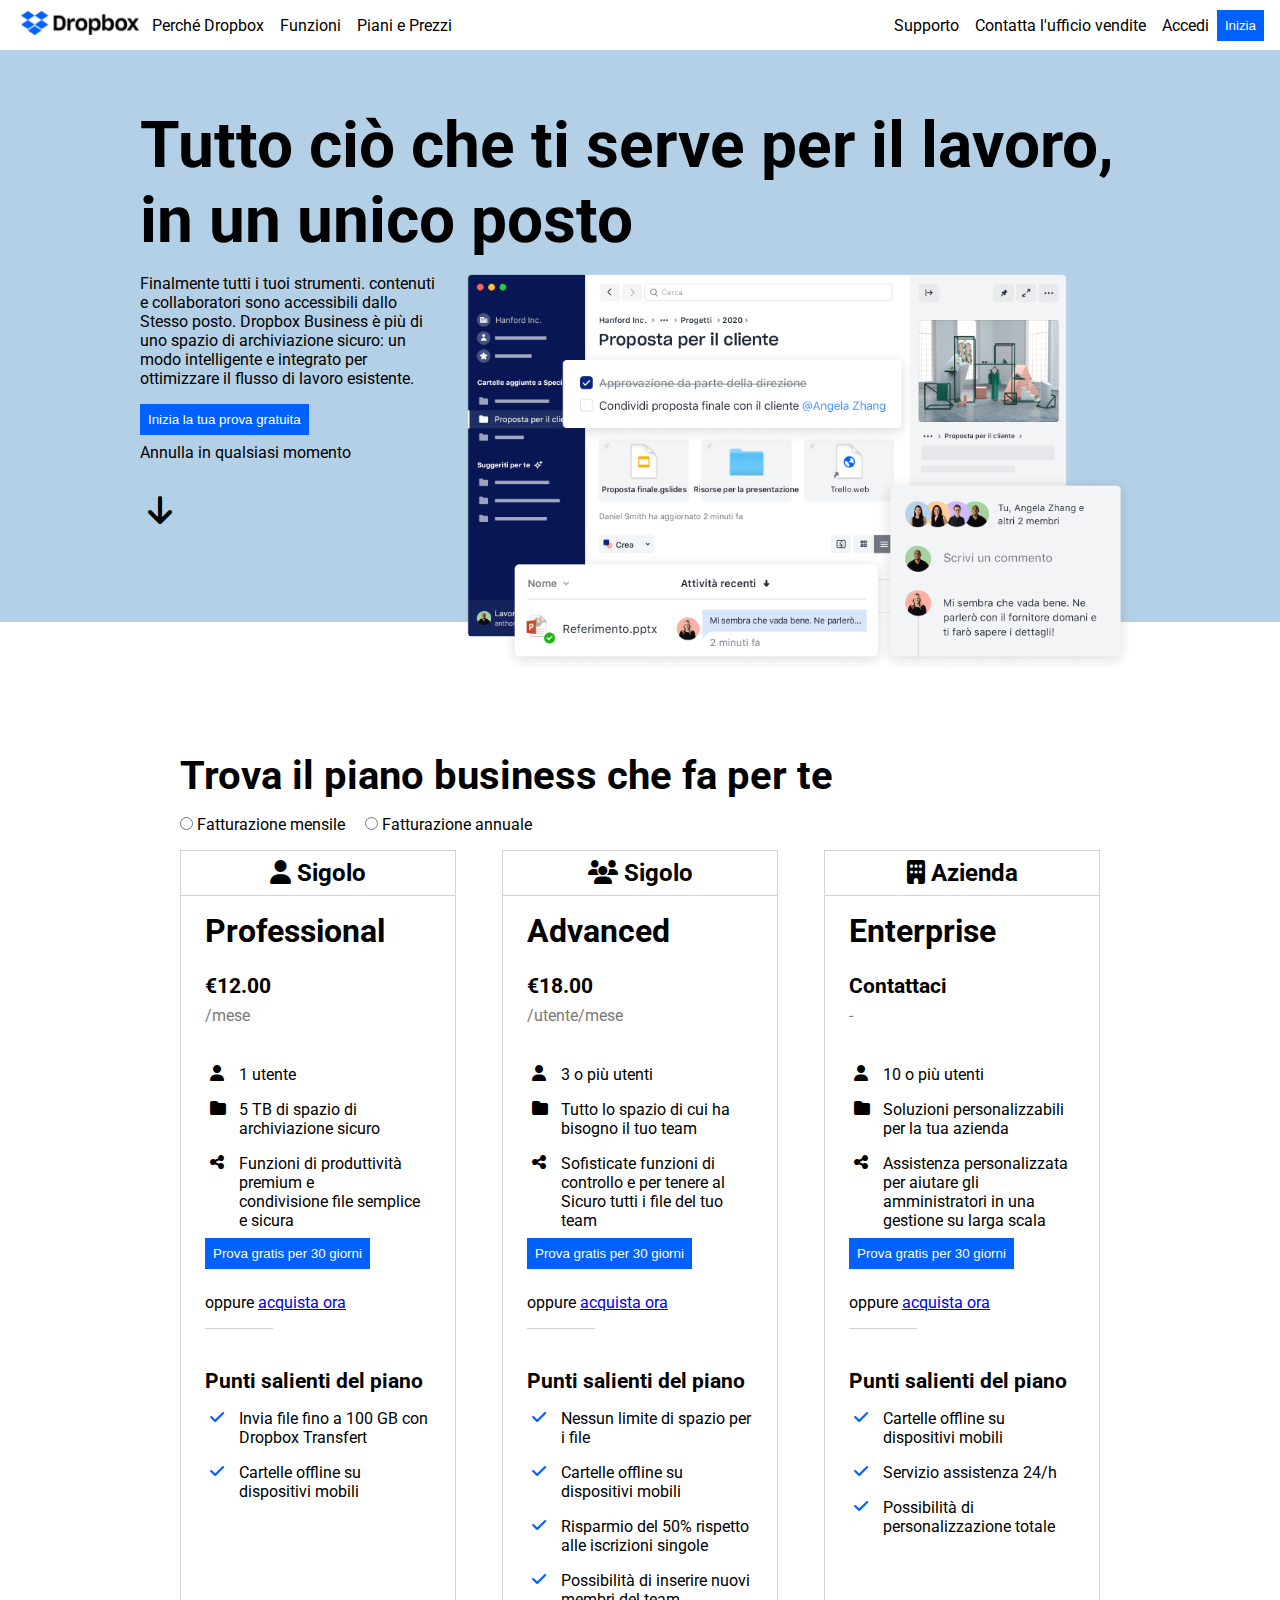
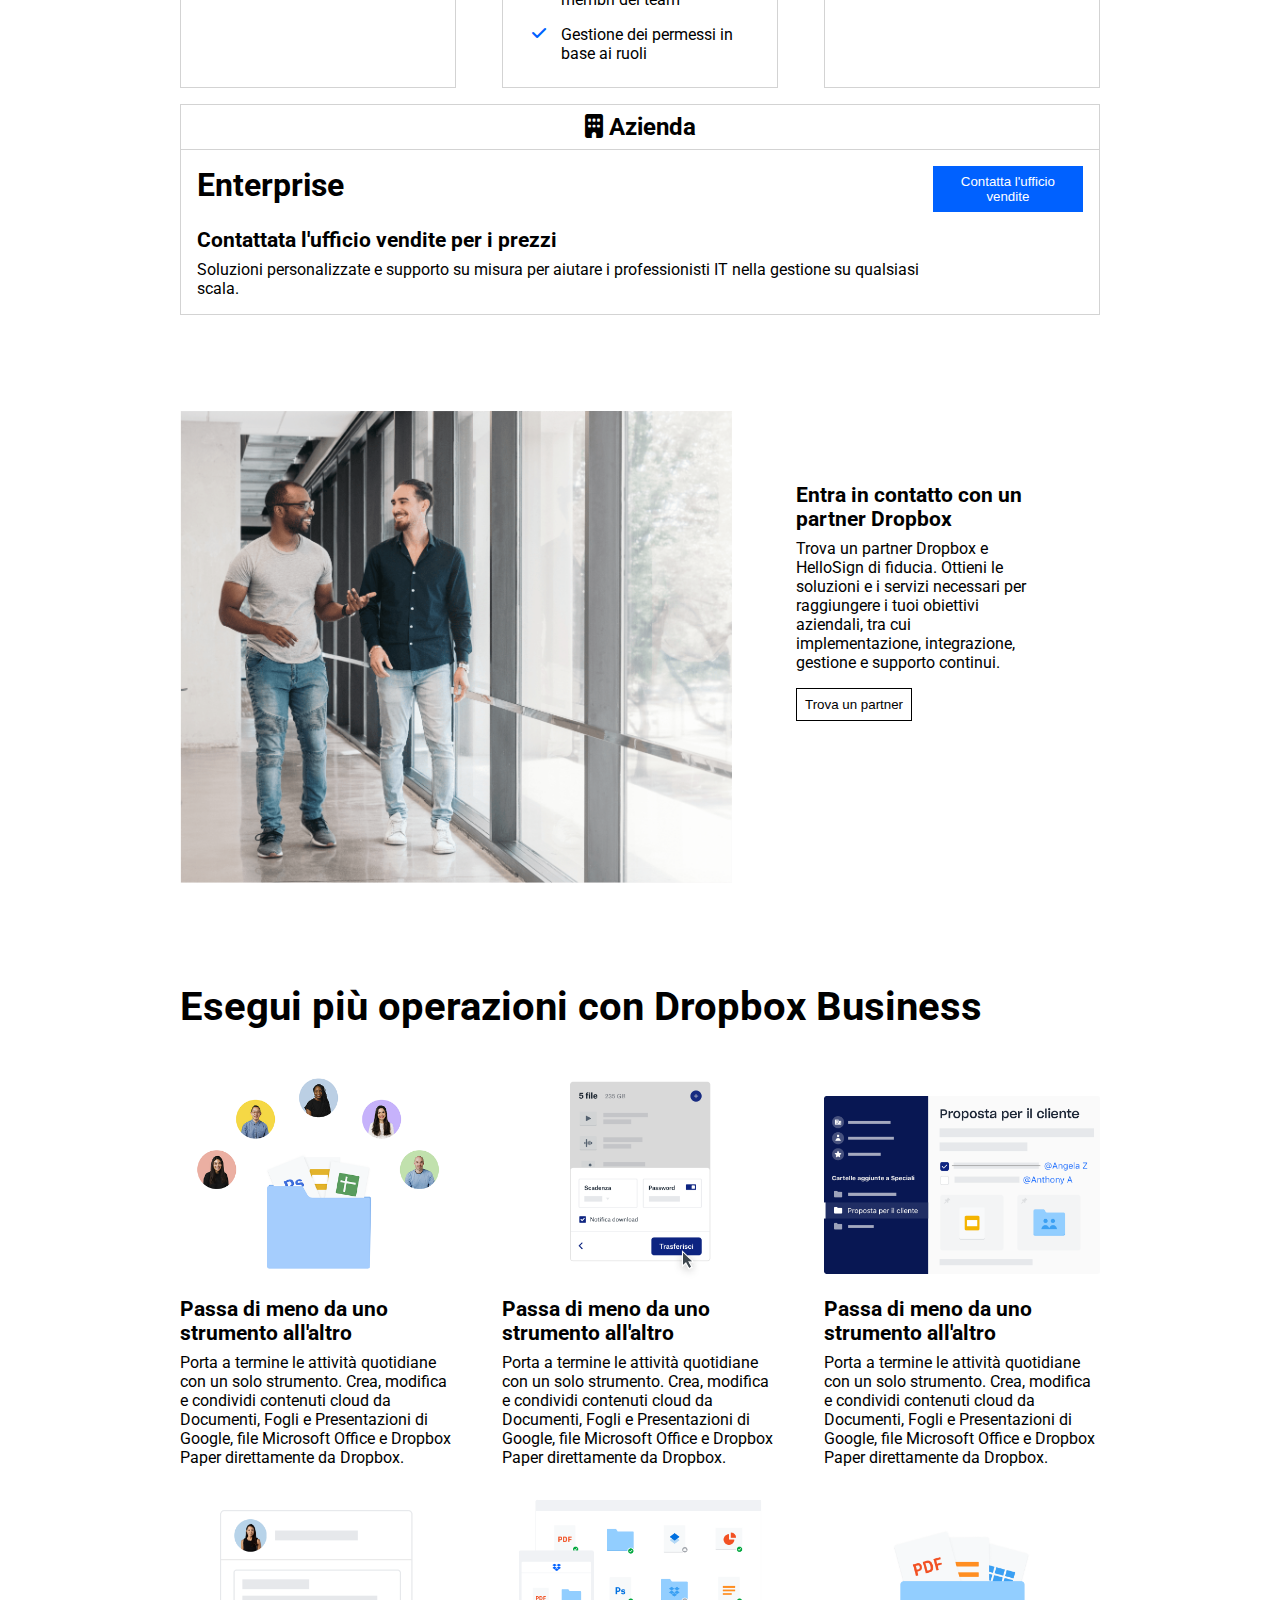
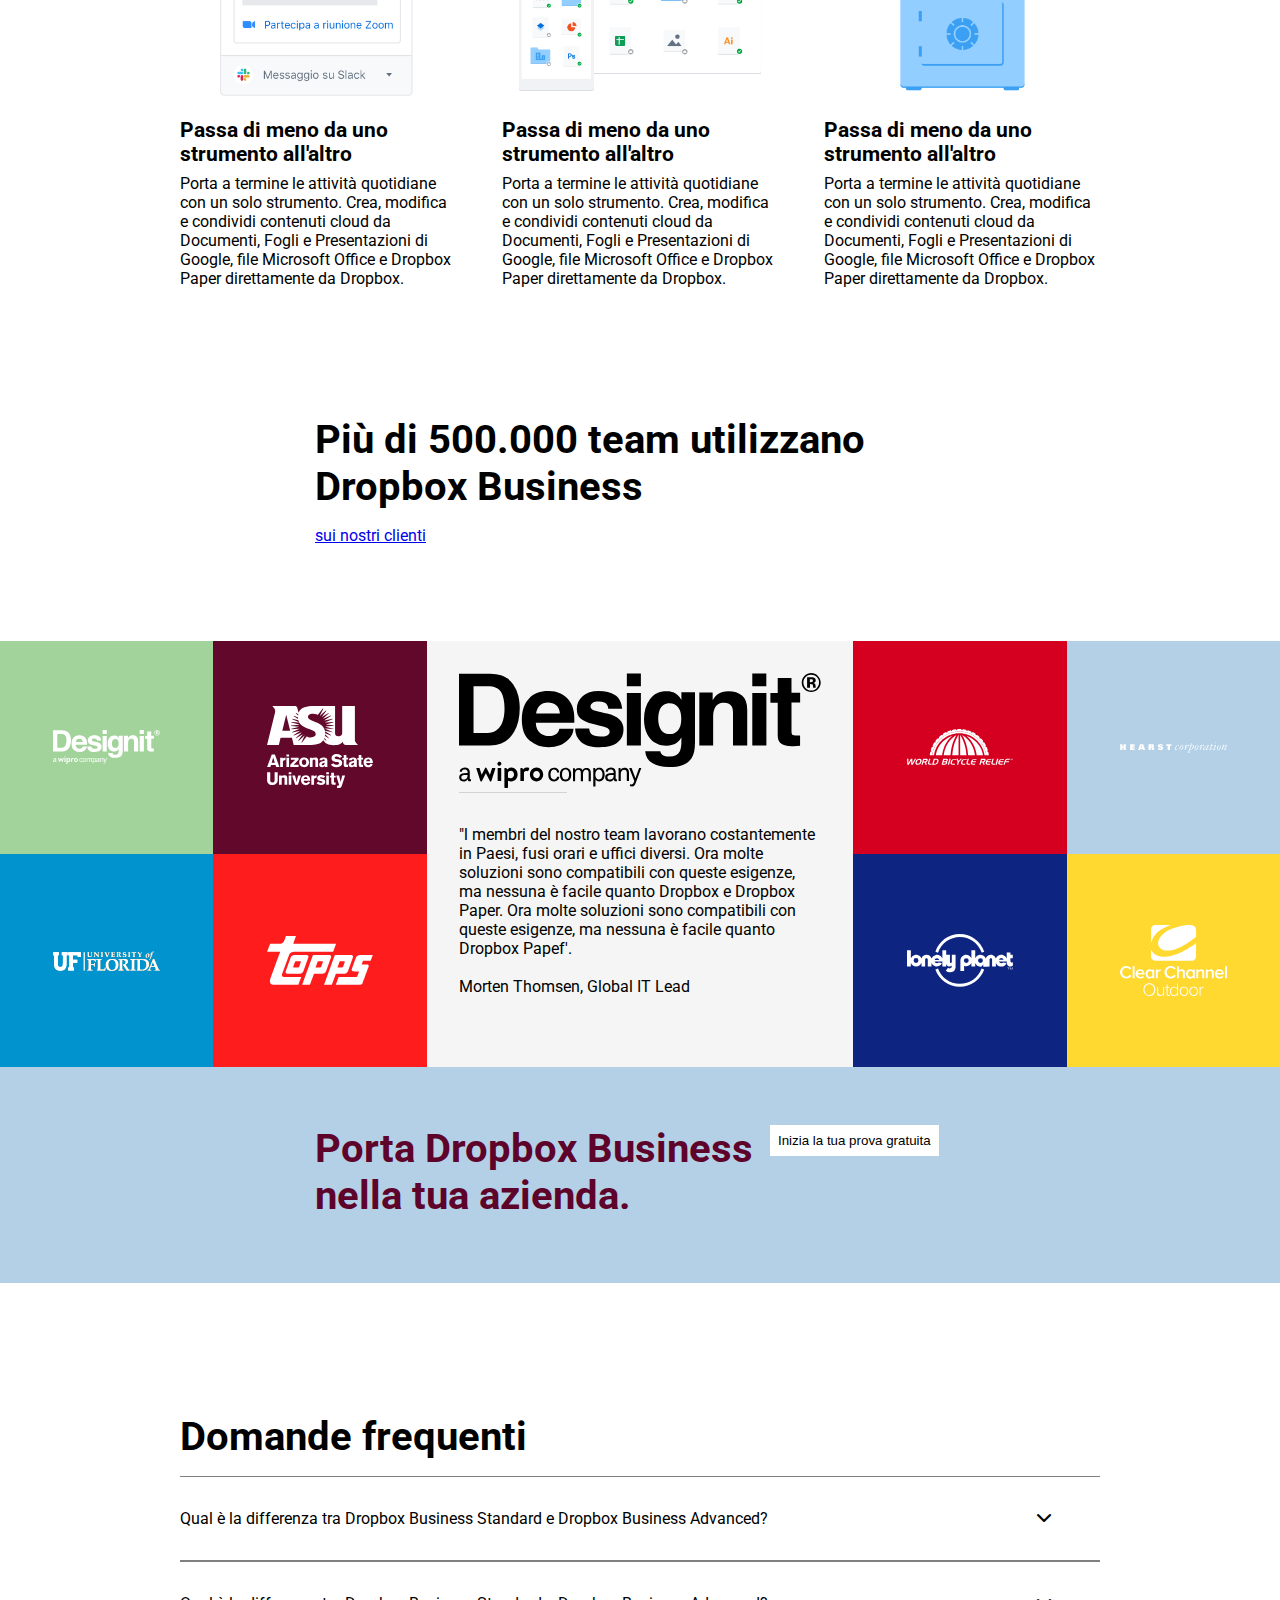
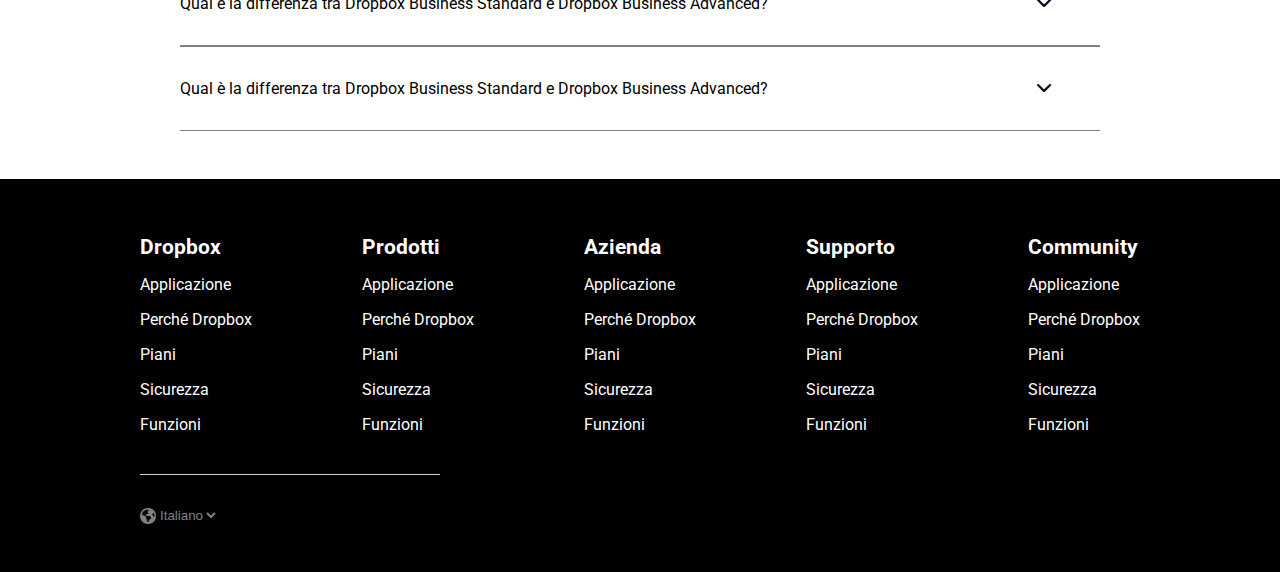
<file: index.html>
<!DOCTYPE html>
<html lang="en">
<head>
    <meta charset="UTF-8">

    <link rel="preconnect" href="https://fonts.googleapis.com">
    <link rel="preconnect" href="https://fonts.gstatic.com" crossorigin>
    <link href="https://fonts.googleapis.com/css2?family=Oswald&family=Roboto:ital,wght@0,400;0,700;1,400&display=swap" rel="stylesheet">

    <link rel="stylesheet" href="https://cdnjs.cloudflare.com/ajax/libs/font-awesome/6.2.0/css/all.min.css">
    <link rel="stylesheet" href="css/style.css">
    <title>Document</title>
</head>
<body>
    <header>
        <!-- navbar -->
        <nav class="nav-bar flex">
            <!-- cont.sx  -->
            <div class="container-sx-nav flex">
                <a href="#">
                    <img src="img/logo-small.png" alt="Logo Dropbox" class="logo">
                </a>
                <ul class="flex">
                    <li>
                        <a href="#">Perché Dropbox</a>
                    </li>
                    <li>
                        <a href="#">Funzioni</a>
                    </li>
                    <li>
                        <a href="#">Piani e Prezzi</a>
                    </li>
                </ul>
            </div>
            <!-- cont.dx -->
            <div class="container-dx flex">
                <ul class="flex">
                    <li>
                        <a href="#">Supporto</a>
                    </li>
                    <li>
                        <a href="#">Contatta l'ufficio vendite</a>
                    </li>
                    <li>
                        <a href="#">Accedi</a>
                    </li>
                </ul>
                <button>
                    Inizia
                </button>
            </div>
        </nav>
        
        <div class="bg-color-blue">
            <div class="container1000 position-relative">
                <h1>
                    Tutto ciò che ti serve per il
                    lavoro, in un unico posto
                </h1>
                <div class="container flex">
                    <div class="container30">
                        <p class="padding-bottom1rem">
                            Finalmente tutti i tuoi strumenti. contenuti e
                            collaboratori sono accessibili dallo Stesso posto.
                            Dropbox Business è più di uno spazio di
                            archiviazione sicuro: un modo intelligente e
                            integrato per ottimizzare il flusso di lavoro
                            esistente.
                        </p>
                        <button>
                            Inizia la tua prova gratuita
                        </button>
                        <div class="padding-bottom-arrow">
                            Annulla in qualsiasi momento
                        </div>
                        <a  href="#invoices" class="cont-arrow">
                            <i class="fa-solid fa-arrow-down"></i>
                        </a>
                    </div>
                    <div class="container70">
                        <img src="img/jumbo.png" alt="img-proposta cliente" class="img70">
                    </div>
                </div>
            </div>
        </div>
    </header>

    <main>
        <div class="container920" id="invoices">
            <section>
                <h2>Trova il piano business che fa per te</h2>
                <span>
                    <input type="radio"> Fatturazione mensile
                </span>
                <span class="margin-sx">
                    <input type="radio"> Fatturazione annuale
                </span>
                

                <div class="container-cards flex">
                    <div class="card">
                        <h4>
                            <i class="fa-solid fa-user"></i>
                            Sigolo
                        </h4>
                        <div class="container-main-card">
                            <h3>
                                Professional
                            </h3>
                            <h5>
                                &euro;12.00
                            </h5>
                            <div class="text-color-grey">/mese</div>
                            <ul>
                                <li>
                                    <i class="fa-solid fa-user"></i>
                                    1 utente
                                </li>
                                <li>
                                    <i class="fa-solid fa-folder"></i>
                                    5 TB di spazio di archiviazione sicuro
                                </li>
                                <li>
                                    <i class="fa-solid fa-share-nodes"></i>
                                    Funzioni di produttività premium e <br>
                                    condivisione  file semplice e sicura                 
                                </li>
                            </ul>
                            <button>
                                Prova gratis per 30 giorni
                            </button>
                            <div class="link-main-card">
                                oppure 
                                <a href="#" >acquista ora</a>
                            </div>
                            <div class="gray-line"></div>
                            <h5>Punti salienti del piano</h5>
                            <ul>
                                <li>
                                    <i class="fa-solid fa-check"></i>
                                    Invia file fino a 100 GB con Dropbox Transfert
                                </li>
                                <li>
                                    <i class="fa-solid fa-check"></i>
                                    Cartelle offline su dispositivi mobili
                                </li>
                            </ul>
                        </div>
                    </div>
                    <!-- 2 -->
                    <div class="card">
                        <h4>
                            <i class="fa-solid fa-users"></i>
                            Sigolo
                        </h4>
                        <div class="container-main-card">
                            <h3>
                                Advanced
                            </h3>
                            <h5>
                                &euro;18.00
                            </h5>
                            <div class="text-color-grey">/utente/mese</div>
                            <ul>
                                <li>
                                    <i class="fa-solid fa-user"></i>
                                    3 o più utenti
                                </li>
                                <li>
                                    <i class="fa-solid fa-folder"></i>
                                    Tutto lo spazio di cui ha bisogno il tuo team
                                </li>
                                <li>
                                    <i class="fa-solid fa-share-nodes"></i>
                                    Sofisticate funzioni di controllo e per tenere al Sicuro tutti i file del tuo team
                                </li>
                            </ul>
                            <button>
                                Prova gratis per 30 giorni
                            </button>
                            <div class="link-main-card">
                                oppure 
                                <a href="#" >acquista ora</a>
                            </div>
                            <div class="gray-line"></div>
                            <h5>Punti salienti del piano</h5>
                            <ul>
                                <li>
                                    <i class="fa-solid fa-check"></i>
                                    Nessun limite di spazio per i file
                                </li>
                                <li>
                                    <i class="fa-solid fa-check"></i>
                                    Cartelle offline su dispositivi mobili
                                </li>
                                <li>
                                    <i class="fa-solid fa-check"></i>
                                    Risparmio del 50% rispetto alle iscrizioni singole
                                </li>
                                <li>
                                    <i class="fa-solid fa-check"></i>
                                    Possibilità di inserire nuovi membri del team
                                </li>
                                <li>
                                    <i class="fa-solid fa-check"></i>
                                    Gestione dei permessi in base ai ruoli
                                </li>

                            </ul>
                        </div>
                    </div>
                    <!-- 3 -->
                    <div class="card">
                        <h4>
                            <i class="fa-solid fa-building"></i>
                            Azienda
                        </h4>
                        <div class="container-main-card">
                            <h3>
                                Enterprise
                            </h3>
                            <h5>
                                Contattaci
                            </h5>
                            <div class="text-color-grey">-</div>
                            <ul>
                                <li>
                                    <i class="fa-solid fa-user"></i>
                                    10 o più utenti
                                </li>
                                <li>
                                    <i class="fa-solid fa-folder"></i>
                                    Soluzioni personalizzabili per la tua azienda
                                </li>
                                <li>
                                    <i class="fa-solid fa-share-nodes"></i>
                                    Assistenza personalizzata per aiutare gli amministratori in una gestione su larga scala
                                </li>
                            </ul>
                            <button>
                                Prova gratis per 30 giorni
                            </button>
                            <div class="link-main-card">
                                oppure 
                                <a href="#" >acquista ora</a>
                            </div>
                            <div class="gray-line"></div>
                            <h5>Punti salienti del piano</h5>
                            <ul>
                                <li>
                                    <i class="fa-solid fa-check"></i>
                                    Cartelle offline su dispositivi mobili
                                </li>
                                <li>
                                    <i class="fa-solid fa-check"></i>
                                    Servizio assistenza 24/h
                                </li>
                                <li>
                                    <i class="fa-solid fa-check"></i>
                                    Possibilità di personalizzazione totale
                                </li>
                            </ul>
                        </div>
                    </div>
                </div>
                <!-- horizontal-card -->
                <div class="horizontal-card">
                    <h4>
                        <i class="fa-solid fa-building"></i>
                        Azienda
                    </h4>
                    <div class="main-horizontal-card flex">
                        <div class="container-sx-80">
                            <h3>
                                Enterprise
                            </h3>
                            <h5>
                                Contattata l'ufficio vendite per i prezzi
                            </h5>
                            <div>
                                Soluzioni personalizzate e supporto su misura per aiutare i professionisti IT nella gestione su qualsiasi scala.
                            </div>
                        </div>
                        <div class="container-dx-20">
                            <button>Contatta l'ufficio vendite</button>
                        </div>
                    </div>
                    
                </div>
            </section>

            <!-- partner section -->
            <section>
                <div class="container-partner flex">
                    <div class="container-60">
                        <img src="img/partner.png" alt="">
                    </div>

                    <div class="container-40">
                        <h5>Entra in contatto con un partner Dropbox</h5>
                        <p>Trova un partner Dropbox e HelloSign
                            di fiducia. Ottieni le soluzioni e i servizi
                            necessari per raggiungere i tuoi obiettivi
                            aziendali, tra cui implementazione,
                            integrazione, gestione e supporto
                            continui.
                        </p>
                        <button class="white-button">Trova un partner</button>
                    </div>
                </div>               
            </section>

            <!-- operations section -->
            <section>
                <h2>Esegui più operazioni con Dropbox Business</h2>
                <div class="container-cards operations flex">
                    <div class="card">
                        <img src="img/business-feature-switching-tools.png" alt="switching-tools">
                        <h5>Passa di meno da uno
                            strumento all'altro
                        </h5>
                        <p>Porta a termine le attività quotidiane
                            con un solo strumento. Crea, modifica e
                            condividi contenuti cloud da
                            Documenti, Fogli e Presentazioni di
                            Google, file Microsoft Office e Dropbox
                            Paper direttamente da Dropbox.
                        </p>
                    </div>

                    <!-- 2 -->
                    <div class="card">
                        <img src="img/business-feature-send-files-it.png" alt="send-files">
                        <h5>Passa di meno da uno
                            strumento all'altro
                        </h5>
                        <p>Porta a termine le attività quotidiane
                            con un solo strumento. Crea, modifica e
                            condividi contenuti cloud da
                            Documenti, Fogli e Presentazioni di
                            Google, file Microsoft Office e Dropbox
                            Paper direttamente da Dropbox.
                        </p>
                    </div>

                    <!-- 3 -->
                    <div class="card">
                        <img src="img/business-feature-coordinate-it.png" alt="business-feature-coordinate">
                        <h5>Passa di meno da uno
                            strumento all'altro
                        </h5>
                        <p>Porta a termine le attività quotidiane
                            con un solo strumento. Crea, modifica e
                            condividi contenuti cloud da
                            Documenti, Fogli e Presentazioni di
                            Google, file Microsoft Office e Dropbox
                            Paper direttamente da Dropbox.
                        </p>
                    </div>

                    <!-- second row -->
                    <div class="card">
                        <img src="img/business-feature-integrations-it.png" alt="business-feature-integrations">
                        <h5>Passa di meno da uno
                            strumento all'altro
                        </h5>
                        <p>Porta a termine le attività quotidiane
                            con un solo strumento. Crea, modifica e
                            condividi contenuti cloud da
                            Documenti, Fogli e Presentazioni di
                            Google, file Microsoft Office e Dropbox
                            Paper direttamente da Dropbox.
                        </p>
                    </div>

                    <!-- 2 -->
                    <div class="card">
                        <img src="img/business-feature-multi-device.png" alt="multi-device">
                        <h5>Passa di meno da uno
                            strumento all'altro
                        </h5>
                        <p>Porta a termine le attività quotidiane
                            con un solo strumento. Crea, modifica e
                            condividi contenuti cloud da
                            Documenti, Fogli e Presentazioni di
                            Google, file Microsoft Office e Dropbox
                            Paper direttamente da Dropbox.
                        </p>
                    </div>

                    <!-- 3 -->
                    <div class="card">
                        <img src="img/business-feature-security.png" alt="security">
                        <h5>Passa di meno da uno
                            strumento all'altro
                        </h5>
                        <p>Porta a termine le attività quotidiane
                            con un solo strumento. Crea, modifica e
                            condividi contenuti cloud da
                            Documenti, Fogli e Presentazioni di
                            Google, file Microsoft Office e Dropbox
                            Paper direttamente da Dropbox.
                        </p>
                    </div>
                    
                </div>
            </section>
            <!-- team section -->
            <section class="container650">
                <h2>Più di 500.000 team utilizzano
                    Dropbox Business
                </h2>
                <a href="#">sui nostri clienti</a>
            </section>
        </div>
        
         <!-- square cards  -->
         <section class="square-cards-container flex">
             <div class="container-sx flex">
                <div class="container-img-square green">
                    <img src="img/designit.svg" alt="Logo" class="img50 ">
                </div>
                <div class="container-img-square dark-red">
                    <img src="img/arizona_state_university.svg" alt="" class="img50 ">
                </div>
                <div class="container-img-square light-blue">
                    <img src="img/university_of_florida.svg" alt="" class="img50 ">
                </div>
                <div class="container-img-square  red">
                    <img src="img/topps.svg" alt="" class="img50 ">
                </div>
             </div>
                
            <div class="container-center">
                <img src="img/designit.svg" alt="logo" class="imgcenter">
                <div class="gray-line"></div> 
                <p>"l membri del nostro team lavorano costantemente in Paesi, fusi orari e
                    uffici diversi. Ora molte soluzioni sono compatibili con queste esigenze,
                    ma nessuna è facile quanto Dropbox e Dropbox Paper. Ora molte
                    soluzioni sono compatibili con queste esigenze, ma nessuna è facile
                    quanto Dropbox Papef'.
                    <br>
                    <br>
                    Morten Thomsen, Global IT Lead
                </p>
             </div>

             <div class="container-dx flex">
                <div class="container-img-square red2">
                    <img src="img/world_bicycle_relief.svg" alt="" class="img50 ">
                </div>
                <div class="container-img-square var-blue">
                    <img src="img/hearst_corp.svg" alt="" class="img50 " >
                </div>
                <div class="container-img-square dark-blue">
                    <img src="img/lonely_planet.svg" alt="" class="img50 " >
                </div>
                <div class="container-img-square  yellow">
                    <img src="img/clear_channel.svg" alt="" class="img50 ">
                </div>
             </div>

        </section>

        <!-- bg-var.. nella tua azienda -->
        <section class="bg-color-blue">
            <div class="container650 flex">
                <div class="container70">
                    <h2>
                        Porta Dropbox Business nella tua azienda.
                    </h2>
                </div>
                <div class="container30">
                    <button class="white-button border-none">
                        Inizia la tua prova gratuita
                    </button>
                </div>
            </div>     
        </section>

        <!-- domande frequenti -->
        <section>
            <div class="container920">
                <h2>Domande frequenti</h2>
                <!-- <div class="questions-container">   
                    <label for="x">
                        <input type="checkbox" id="x">
                        <span classe="question" tabindex="-1">Qual è la differenza tra Dropbox Business Standard e Dropbox Business Advanced?</span>
                        <span><i class="fa-solid fa-chevron-down"></i></span>
                    </label>

                    <div class="nascosto">
                        <i class="fa-solid fa-chevron-up"></i>
                        <div class="p-active">Dropbox è un servizio sicuro di archiviazione file basato sul cloud dove poter salvare tutti i tuoi file e accedervi da qualsiasi posizione e tramite qualsiasi dispositivo. È un'area di lavoro per team distribuiti dove poter organizzare i contenuti e accedervi in un unico spazio di lavoro del team. Per altre informazioni, consulta il nostro Centro assistenza.
                        </div> 
                    </div>   
                </div> -->

                <div class="questions-container">
                    <span classe="question">Qual è la differenza tra Dropbox Business Standard e Dropbox Business Advanced?</span>
                    <span><i class="fa-solid fa-chevron-down"></i></span>
                    <i class="fa-solid fa-chevron-up"></i>
                    <div class="p-active">Dropbox è un servizio sicuro di archiviazione file basato sul cloud dove poter salvare tutti i tuoi file e accedervi da qualsiasi posizione e tramite qualsiasi dispositivo. È un'area di lavoro per team distribuiti dove poter organizzare i contenuti e accedervi in un unico spazio di lavoro del team. Per altre informazioni, consulta il nostro Centro assistenza.
                    </div>
                </div>

                <div class="questions-container">
                    <span classe="question">Qual è la differenza tra Dropbox Business Standard e Dropbox Business Advanced?</span>
                    <span><i class="fa-solid fa-chevron-down"></i></span>
                    <i class="fa-solid fa-chevron-up"></i>
                    <div class="p-active">Dropbox è un servizio sicuro di archiviazione file basato sul cloud dove poter salvare tutti i tuoi file e accedervi da qualsiasi posizione e tramite qualsiasi dispositivo. È un'area di lavoro per team distribuiti dove poter organizzare i contenuti e accedervi in un unico spazio di lavoro del team. Per altre informazioni, consulta il nostro Centro assistenza.
                    </div>
                </div>

                <div class="questions-container">
                    <span classe="question">Qual è la differenza tra Dropbox Business Standard e Dropbox Business Advanced?</span>
                    <span><i class="fa-solid fa-chevron-down"></i></span>
                    <i class="fa-solid fa-chevron-up"></i>
                    <div class="p-active">Dropbox è un servizio sicuro di archiviazione file basato sul cloud dove poter salvare tutti i tuoi file e accedervi da qualsiasi posizione e tramite qualsiasi dispositivo. È un'area di lavoro per team distribuiti dove poter organizzare i contenuti e accedervi in un unico spazio di lavoro del team. Per altre informazioni, consulta il nostro Centro assistenza.
                    </div>
                </div>
                <!-- <ul>
                    <li>
                        <select class="select-options" name="" id="">
                            <option  value="">Qual è la differenza tra Dropbox Business Standard e Dropbox Business Advanced?</option>
                        </select>
                        <select class="select-options" name="" id="">
                            <option  value="">Qual è la differenza tra Dropbox Business Standard e Dropbox Business Advanced?</option>
                        </select>
                        <select class="select-options" name="" id="">
                            <option  value="">Qual è la differenza tra Dropbox Business Standard e Dropbox Business Advanced?</option>
                        </select>
                    </li>
                </ul> -->
            </div>      
        </section>
    </main>

    <footer>
        <!-- menu footer -->
        <div class="container1000">
            <div class="container-list-footer flex">
                <div class="container-list">
                    <h5>Dropbox</h5>
                    <ul>
                        <li>
                            <a href="#">Applicazione </a>
                        </li>
                        <li>
                            <a href="#">Perché Dropbox</a>
                        </li>
                        <li>
                            <a href="#">Piani</a>
                        </li>
                        <li>
                            <a href="#">Sicurezza</a>
                        </li>
                        <li>
                            <a href="#">Funzioni</a>
                        </li>
                    </ul>
                </div>
                <div class="container-list">
                    <h5>Prodotti</h5>
                    <ul>
                        <li>
                            <a href="#">Applicazione </a>
                        </li>
                        <li>
                            <a href="#">Perché Dropbox</a>
                        </li>
                        <li>
                            <a href="#">Piani</a>
                        </li>
                        <li>
                            <a href="#">Sicurezza</a>
                        </li>
                        <li>
                            <a href="#">Funzioni</a>
                        </li>
                    </ul>
                </div>
                <div class="container-list">
                    <h5>Azienda</h5>
                    <ul>
                        <li>
                            <a href="#">Applicazione </a>
                        </li>
                        <li>
                            <a href="#">Perché Dropbox</a>
                        </li>
                        <li>
                            <a href="#">Piani</a>
                        </li>
                        <li>
                            <a href="#">Sicurezza</a>
                        </li>
                        <li>
                            <a href="#">Funzioni</a>
                        </li>
                    </ul>
                </div>
                <div class="container-list">
                    <h5>Supporto</h5>
                    <ul>
                        <li>
                            <a href="#">Applicazione </a>
                        </li>
                        <li>
                            <a href="#">Perché Dropbox</a>
                        </li>
                        <li>
                            <a href="#">Piani</a>
                        </li>
                        <li>
                            <a href="#">Sicurezza</a>
                        </li>
                        <li>
                            <a href="#">Funzioni</a>
                        </li>
                    </ul>
                </div>
                <div class="container-list">
                    <h5>Community</h5>
                    <ul>
                        <li>
                            <a href="#">Applicazione </a>
                        </li>
                        <li>
                            <a href="#">Perché Dropbox</a>
                        </li>
                        <li>
                            <a href="#">Piani</a>
                        </li>
                        <li>
                            <a href="#">Sicurezza</a>
                        </li>
                        <li>
                            <a href="#">Funzioni</a>
                        </li>
                    </ul>
                </div>
            </div>
            <!-- grayline -->
            <div class="gray-line"></div>

            <!-- second-footer-->
            <div class="container-second-footer flex">
                <i class="fa-solid fa-earth-americas"></i>
                <select class="language" name="" id="">
                    <option value="">
                        Italiano
                    </option>
                </select>
            </div>
           
        </div>
        
    </footer>

</body>
</html>
</file>
<file: css/style.css>
*{
    margin: 0;
    padding: 0;
    box-sizing: border-box;
    /* border: 1px dashed lightseagreen; */
}

nav button{
    margin: 0;
}
:root{
    --bg-color-blue:#b4d0e7;
    --button-bg-blue: #0061ff;
    --tertiary-color: #5e032a;
    --padding-sections: 3rem 0;
}

body{
    font-family: 'Roboto', sans-serif;
}

h1{
    font-size: 4rem;
    padding-bottom: 1rem;
}
h2{
    font-size: 2.5rem;
    padding-bottom: 1rem;
}
h3{
    font-size: 2rem;
    padding-bottom: 1rem;
}
h4{
    font-size: 1.5rem;
    border-bottom: 1px solid lightgray;
    text-align: center;
    padding: 0.5rem 0rem;
}
h5{
    font-size: 1.3rem;
    padding: 0.5rem 0rem;
}
.container70 h2{
    color: var(--tertiary-color);
}

section{
    padding: var(--padding-sections)
}

header nav{
    padding: 1rem;
    height: 50px;
    justify-content: space-between;
    align-items: center;
    position: fixed;
    background-color: white;
    width: 100%;
    z-index: 10;
    top: 0;
    left: 0;
}

nav button{
    margin-bottom: 0;
}
header .container-dx{
    width: auto;
}

li{
    list-style: none;
    padding: .5rem 0;
}
ul{
    align-items: center;
}
li a{
    text-decoration: none;
    color: black;
    padding: .5rem;
}

.margin-sx{
    margin-left: 1rem;
}

.flex{
    display: flex;
}

.logo{
    width: 8rem;
    padding: 0.3rem;
    align-self: center;
}

button {
    background-color: var(--button-bg-blue);
    border: none;
    color: white;
    padding: 0.5rem;    
    align-self: center;
    margin-bottom: .5rem;
    cursor: pointer;
}

p{
    padding-bottom: 1rem;
}
.padding-bottom-arrow{
    padding-bottom: 3vh;
}
.fa-arrow-down{
    font-size: 2rem;
    color: black;
    background-color: transparent;
    padding: .3rem .5rem;
    text-align: center;
    line-height: middle;
    transition: transform 2s ease;
}

.fa-arrow-down:hover{
    transform: scale(1.5);
    background-color: rgba(255, 255, 255, .5);
    border-radius: 50%;
}

.container1000{
    max-width: 1000px;
    margin: auto;
}
.container1000.position-relative{
    position: relative;
    top: 50px;
}

.container30{
width: 30%;
}

.container70{
    width: 70%;
}

.bg-color-blue{
    background-color: var(--bg-color-blue);
    padding-top: calc(50px + .5rem);
}

.container920{
    max-width: 920px;
    margin: auto;
    padding-top: calc(50px + 2rem);  
}

.container-cards{
    padding: 1rem 0;
    justify-content: space-between;
}

.card{
    border: 1px solid lightgray;
    width: 30%;
}

.container-main-card{
    padding: 1rem 1.5rem;
}

.link-main-card{
    padding: 1rem 0;
}
.text-color-grey{
    color: #7c7977;
    padding-bottom: 2rem;
}

.gray-line{
    border-bottom: 1px solid lightgray;
    width: 30%;
    margin-bottom: 2rem;
}

.container-main-card li{
    margin-left: 15%;
    position: relative;
}
.container-main-card li i{
    position: absolute;
    left: -15%;
}
.fa-check{
    color: var(--button-bg-blue);
    font-weight: bold;
}

.horizontal-card{
    border:  1px solid lightgray;
}

.main-horizontal-card{
    padding: 1rem;
}
.main-horizontal-card .container-dx{
    text-align: right;
}

.container-60{
    width: 60%;
}

.container-40{
    width: 40%;
    padding: 4rem;
}
.white-button{
    background-color: white;
    color: black;
    border: 1px solid black;
}
.white-button.border-none{
    border: none;
    text-align: end;
}
img{
 width: 100%;
}

.container-cards.operations .card{
    border: none;
}
.container-cards.operations{
    flex-wrap: wrap;   
}
.container650{
    width: 650px;
    margin: auto;
}

.square-cards-container .container-center,.square-cards-container .container-sx,.square-cards-container .container-dx{
    width: 33.3333%;
    aspect-ratio: 1/1;
}
.square-cards-container{
    padding-bottom: 0;
}
.square-cards-container .container-dx,.square-cards-container .container-sx{
    flex-wrap: wrap;
}

.img50{
    width: 50%;
    display: block;
    object-fit: contain;
    aspect-ratio: 1/1;
    filter: invert(1);

}

.container-img-square{
    width: 50%;
    aspect-ratio: 1/1;
    display: flex;
    justify-content: center;
    align-items: center;
}


.square-cards-container .container-center{
    padding: 2rem;
    background-color: #f5f5f5;
}

.green{
 background-color: #a2d39b;
}
.light-blue{
    background-color:#0093ce;
}
.dark-red{
    background-color:  #61082b; 
}
.var-blue{
    background-color: var(--bg-color-blue);
}
.red2{
    background-color: #d5001f;
}
.red{
    background-color: #ff1c1c;
}
.yellow{
    background-color: #ffd830;
}
.dark-blue{
    background-color: #0d2481;
}

.questions-container:hover{
    background-color: lightgray;
}

/* bonus */
.questions-container{
    border: 1px solid grey;
    border-left: none;
    border-right: none;
    padding: 2rem 0;
    width: 100%;
    display: flex;
    justify-content: space-between;
    transform: background-color 2s ease .3s;
    flex-wrap: wrap;
}
.questions-container:hover{
    background-color: var(--bg-color-blue);
}
.questions-container .question{
    width: 80%;
}

.fa-chevron-down{
    padding: 0 3rem;
    width: 20%;   
    transform: display 2s ease .3s;
    display: block;
}
.fa-chevron-up{
    display: none;
    padding: 0 3rem;
}

.questions-container:active .fa-chevron-down{
    display:none;
}
.questions-container:active .fa-chevron-up{
    display:block;
}
.questions-container:active .p-active{
    display:block;
}
.p-active{
    padding: 3rem 0 0 0;
    display: none;
    transform: display 3sec linear .3;
}
/* /bonus */




/* 2 bonus */

/* .nascosto{
    display: none;
}

.questions-container:hover .nascosto{
    display: block;
} */

/* /2bonus */




footer, footer a{
    background-color: black;
    color: white;   
}    

.container-list-footer{
    justify-content: space-between;
    padding-bottom: 2rem;
}

footer .container1000{
    padding: var(--padding-sections);
}
.language,.fa-earth-americas{
    color: grey;
    background-color: black;
    border: none;
}
.container-second-footer{
    align-items: center;
}
footer li a{
    margin: 0;
    padding: 0;
}
</file>
